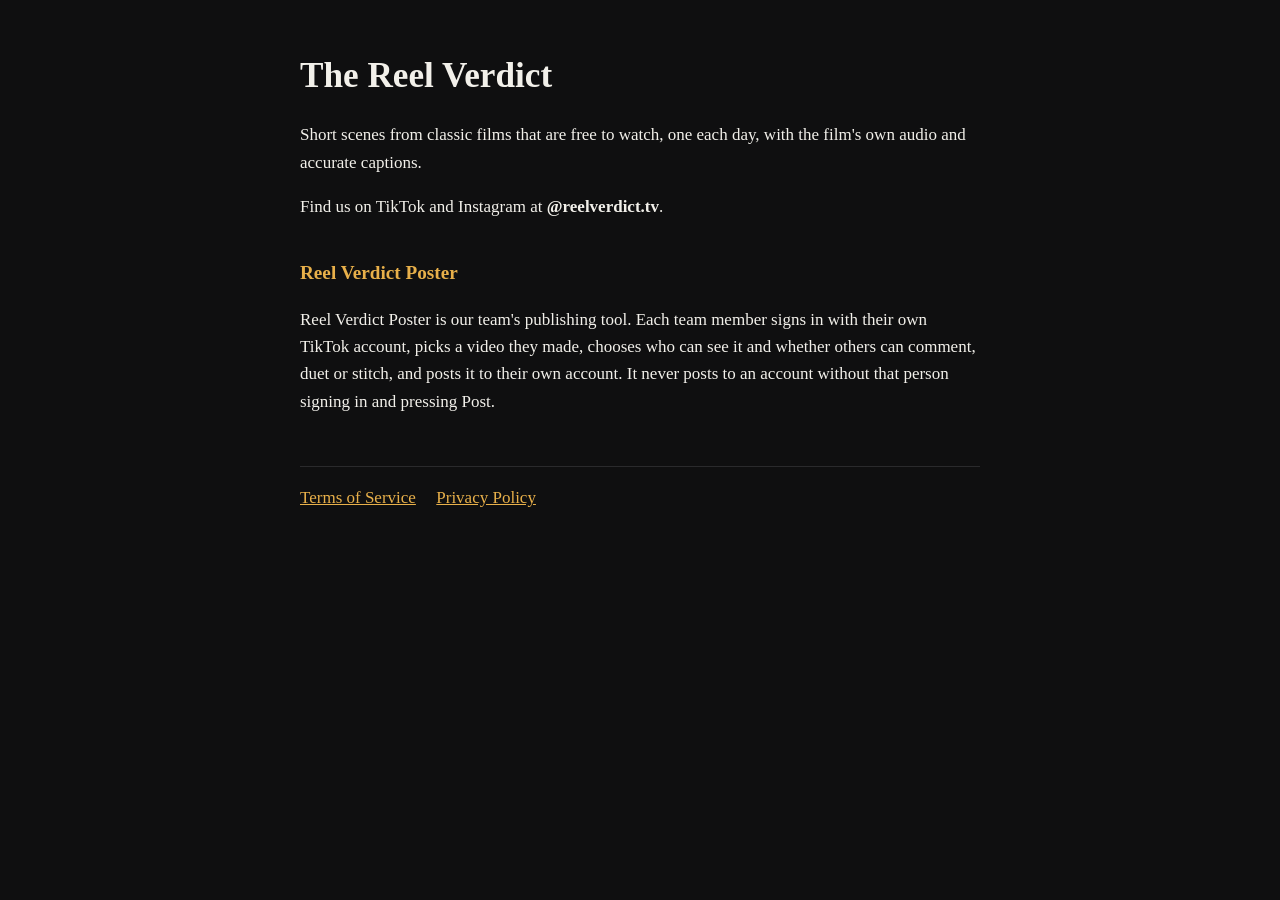
<file: index.html>
<!doctype html><html lang="en"><head><meta charset="utf-8"><meta name="viewport" content="width=device-width,initial-scale=1">
<title>The Reel Verdict</title><link rel="stylesheet" href="style.css"></head><body><main>
<h1>The Reel Verdict</h1>
<p>Short scenes from classic films that are free to watch, one each day, with the film's own audio and accurate captions.</p>
<p>Find us on TikTok and Instagram at <strong>@reelverdict.tv</strong>.</p>
<h2>Reel Verdict Poster</h2>
<p>Reel Verdict Poster is our team's publishing tool. Each team member signs in with their own TikTok account, picks a video they made, chooses who can see it and whether others can comment, duet or stitch, and posts it to their own account. It never posts to an account without that person signing in and pressing Post.</p>
<nav><a href="terms.html">Terms of Service</a><a href="privacy.html">Privacy Policy</a></nav>
</main></body></html>
</file>
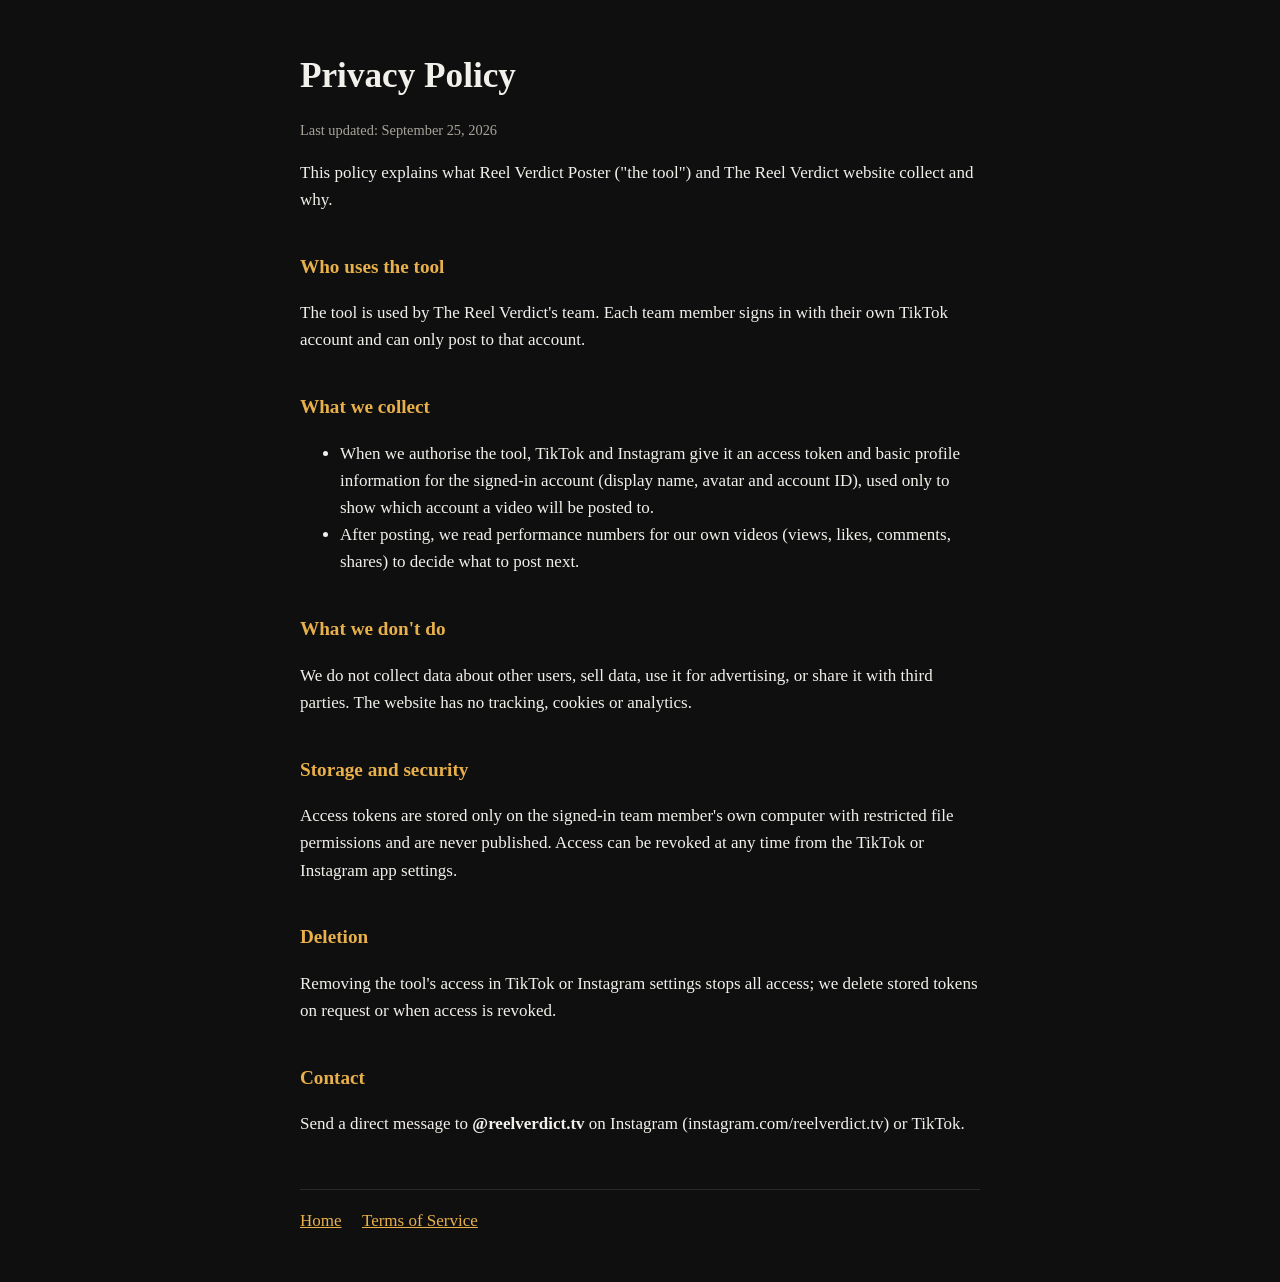
<file: privacy.html>
<!doctype html><html lang="en"><head><meta charset="utf-8"><meta name="viewport" content="width=device-width,initial-scale=1">
<title>Privacy Policy</title><link rel="stylesheet" href="style.css"></head><body><main>
<h1>Privacy Policy</h1><p class="muted">Last updated: September 25, 2026</p>
<p>This policy explains what Reel Verdict Poster ("the tool") and The Reel Verdict website collect and why.</p>
<h2>Who uses the tool</h2><p>The tool is used by The Reel Verdict's team. Each team member signs in with their own TikTok account and can only post to that account.</p>
<h2>What we collect</h2><ul>
<li>When we authorise the tool, TikTok and Instagram give it an access token and basic profile information for the signed-in account (display name, avatar and account ID), used only to show which account a video will be posted to.</li>
<li>After posting, we read performance numbers for our own videos (views, likes, comments, shares) to decide what to post next.</li></ul>
<h2>What we don't do</h2><p>We do not collect data about other users, sell data, use it for advertising, or share it with third parties. The website has no tracking, cookies or analytics.</p>
<h2>Storage and security</h2><p>Access tokens are stored only on the signed-in team member's own computer with restricted file permissions and are never published. Access can be revoked at any time from the TikTok or Instagram app settings.</p>
<h2>Deletion</h2><p>Removing the tool's access in TikTok or Instagram settings stops all access; we delete stored tokens on request or when access is revoked.</p>
<h2>Contact</h2><p>Send a direct message to <strong>@reelverdict.tv</strong> on Instagram (instagram.com/reelverdict.tv) or TikTok.</p>
<nav><a href="index.html">Home</a><a href="terms.html">Terms of Service</a></nav>
</main></body></html>
</file>
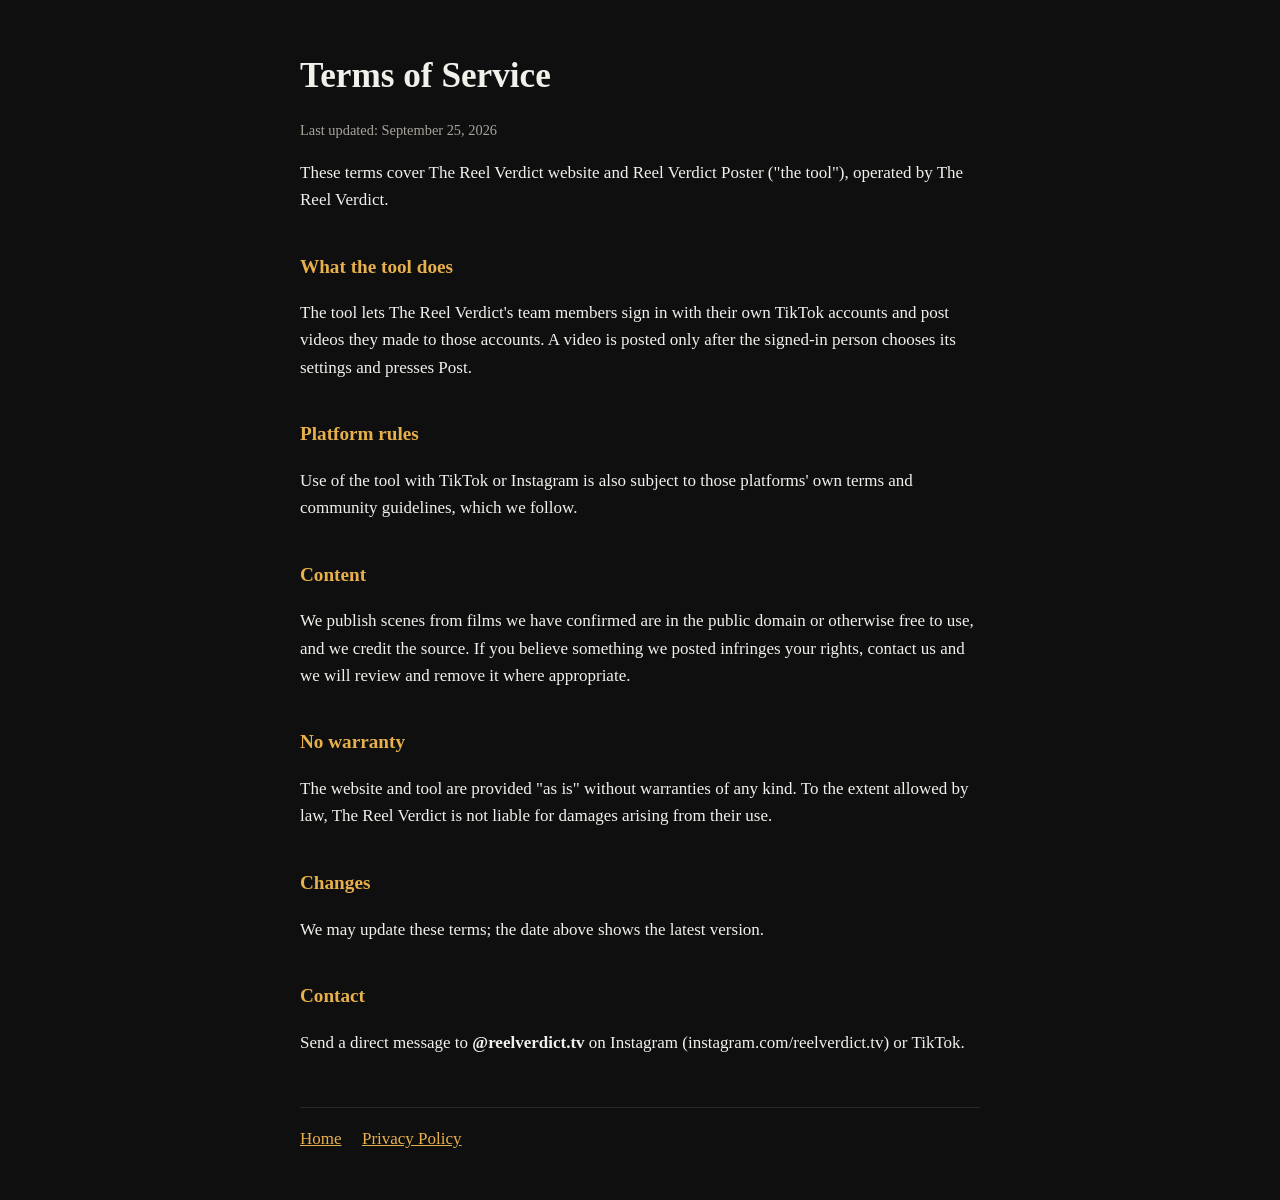
<file: terms.html>
<!doctype html><html lang="en"><head><meta charset="utf-8"><meta name="viewport" content="width=device-width,initial-scale=1">
<title>Terms of Service</title><link rel="stylesheet" href="style.css"></head><body><main>
<h1>Terms of Service</h1><p class="muted">Last updated: September 25, 2026</p>
<p>These terms cover The Reel Verdict website and Reel Verdict Poster ("the tool"), operated by The Reel Verdict.</p>
<h2>What the tool does</h2><p>The tool lets The Reel Verdict's team members sign in with their own TikTok accounts and post videos they made to those accounts. A video is posted only after the signed-in person chooses its settings and presses Post.</p>
<h2>Platform rules</h2><p>Use of the tool with TikTok or Instagram is also subject to those platforms' own terms and community guidelines, which we follow.</p>
<h2>Content</h2><p>We publish scenes from films we have confirmed are in the public domain or otherwise free to use, and we credit the source. If you believe something we posted infringes your rights, contact us and we will review and remove it where appropriate.</p>
<h2>No warranty</h2><p>The website and tool are provided "as is" without warranties of any kind. To the extent allowed by law, The Reel Verdict is not liable for damages arising from their use.</p>
<h2>Changes</h2><p>We may update these terms; the date above shows the latest version.</p>
<h2>Contact</h2><p>Send a direct message to <strong>@reelverdict.tv</strong> on Instagram (instagram.com/reelverdict.tv) or TikTok.</p>
<nav><a href="index.html">Home</a><a href="privacy.html">Privacy Policy</a></nav>
</main></body></html>
</file>
<file: style.css>
:root{--bg:#0f0f10;--fg:#f2f0ea;--muted:#a8a49a;--accent:#e8b04a}
*{box-sizing:border-box}body{margin:0;background:var(--bg);color:var(--fg);font:17px/1.6 Georgia,serif}
main{max-width:720px;margin:0 auto;padding:48px 20px}h1{font-size:2.2rem;margin:0 0 .3em}
h2{font-size:1.2rem;margin-top:2em;color:var(--accent)}a{color:var(--accent)}p,li{color:var(--fg)}
.muted{color:var(--muted);font-size:.9rem}nav{margin-top:3em;border-top:1px solid #2a2a2c;padding-top:1em}
nav a{margin-right:1.2em}
</file>
